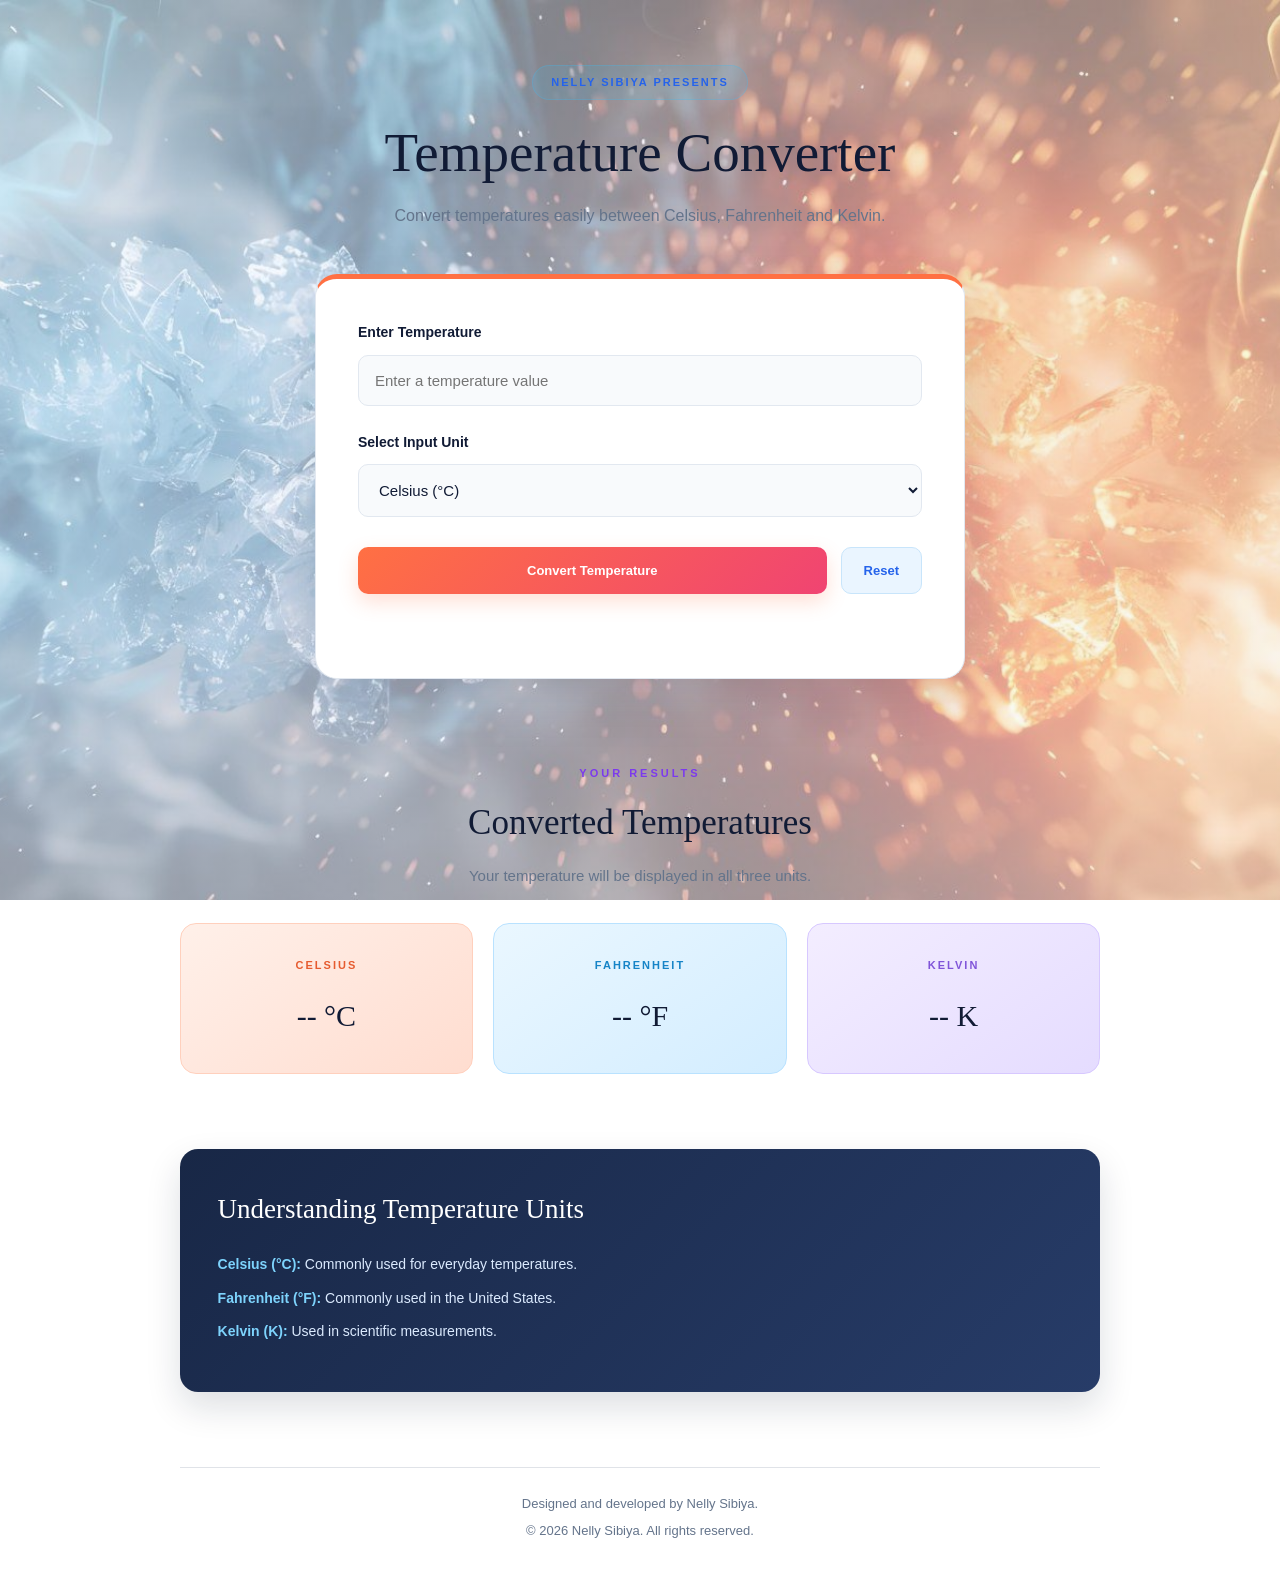
<file: WebDev-L1-TemperatureConverter/index.html>
<!DOCTYPE html>
<html lang="en">

<head>
    <meta charset="UTF-8">
    <meta name="viewport" content="width=device-width, initial-scale=1.0">

    <meta name="description" content="A simple and responsive temperature converter for Celsius, Fahrenheit and Kelvin.">

    <title>Temperature Converter | Nelly Sibiya</title>

    <!-- External CSS stylesheet -->
    <link rel="stylesheet" href="style.css">

    <!-- JavaScript file -->
    <script src="script.js" defer></script>
</head>

<body>

    <!-- Main Container -->
    <main class="converter-container">

        <!-- Header -->
        <header class="page-header">

            <p class="intro-tag">NELLY SIBIYA PRESENTS</p>

            <h1>Temperature Converter</h1>

            <p class="subtitle">
                Convert temperatures easily between Celsius,
                Fahrenheit and Kelvin.
            </p>

        </header>


        <!-- Converter Form -->
        <section class="converter-card">

            <form id="converterForm" novalidate>

                <!-- Temperature Input -->
                <div class="form-group">

                    <label for="temperature">
                        Enter Temperature
                    </label>

                    <input
                        type="number"
                        id="temperature"
                        name="temperature"
                        placeholder="Enter a temperature value"
                        step="any"
                        required
                    >

                </div>


                <!-- Input Unit Selector -->
                <div class="form-group">

                    <label for="unit">
                        Select Input Unit
                    </label>

                    <select id="unit" name="unit" required>

                        <option value="celsius">
                            Celsius (°C)
                        </option>

                        <option value="fahrenheit">
                            Fahrenheit (°F)
                        </option>

                        <option value="kelvin">
                            Kelvin (K)
                        </option>

                    </select>

                </div>


                <!-- Action Buttons -->
                <div class="button-group">

                    <button type="submit" class="convert-button">
                        Convert Temperature
                    </button>

                    <button type="reset" class="reset-button" id="resetButton">
                        Reset
                    </button>

                </div>

                <!-- Validation and Error Messages -->
                <p id="errorMessage" class="error-message"
                   role="alert" aria-live="polite"></p>

            </form>

        </section>


        <!-- Conversion Results -->
        <section class="results-section" aria-live="polite">

            <div class="section-heading">

                <p class="section-tag">YOUR RESULTS</p>

                <h2>Converted Temperatures</h2>

                <p>
                    Your temperature will be displayed in all three units.
                </p>

            </div>


            <div class="results-grid">

                <!-- Celsius Result -->
                <article class="result-card">

                    <p class="unit-label">CELSIUS</p>

                    <h3 id="celsiusResult">-- °C</h3>

                </article>


                <!-- Fahrenheit Result -->
                <article class="result-card">

                    <p class="unit-label">FAHRENHEIT</p>

                    <h3 id="fahrenheitResult">-- °F</h3>

                </article>


                <!-- Kelvin Result -->
                <article class="result-card">

                    <p class="unit-label">KELVIN</p>

                    <h3 id="kelvinResult">-- K</h3>

                </article>

            </div>

        </section>


        <!-- Information Section -->
        <section class="information-section">

            <h2>Understanding Temperature Units</h2>

            <p>
                <strong>Celsius (°C):</strong>
                Commonly used for everyday temperatures.
            </p>

            <p>
                <strong>Fahrenheit (°F):</strong>
                Commonly used in the United States.
            </p>

            <p>
                <strong>Kelvin (K):</strong>
                Used in scientific measurements.
            </p>

        </section>


        <!-- Footer -->
        <footer class="footer">

            <p>
                Designed and developed by Nelly Sibiya.
            </p>

            <p>
                &copy; 2026 Nelly Sibiya. All rights reserved.
            </p>

        </footer>

    </main>

</body>
</html>
</file>
<file: WebDev-L1-TemperatureConverter/style.css>
/* ==========================================
   NELLY SIBIYA - TEMPERATURE SPECTRUM
   Modern Temperature Converter
========================================== */


/* 1. GENERAL SETTINGS */

* {
    margin: 0;
    padding: 0;
    box-sizing: border-box;
}

html {
    scroll-behavior: smooth;
}

body {
    font-family: Arial, Helvetica, sans-serif;

    background:
        linear-gradient(
            rgba(238, 245, 255, 0.48),
            rgba(248, 245, 255, 0.58)
        ),
        url("images/background.jpg");

    background-size: cover;
    background-position: center;
    background-repeat: no-repeat;
    background-attachment: fixed;

    color: #18233d;
    line-height: 1.7;
    min-height: 100vh;
}
:root {
    --navy: #111b35;
    --orange: #ff7043;
    --coral: #ff9273;
    --blue: #38bdf8;
    --purple: #a78bfa;
    --white: #ffffff;
    --text: #64748b;
    --border: #e2e8f0;
}


/* 2. MAIN CONTAINER */

.converter-container {
    width: 100%;
    max-width: 1100px;
    margin: auto;
    padding: 65px 7% 30px;
}


/* 3. HEADER */

.page-header {
    text-align: center;
    margin-bottom: 45px;
}

.intro-tag {
    display: inline-block;
    color: #2563eb;
    background: rgba(56, 189, 248, 0.13);
    border: 1px solid rgba(56, 189, 248, 0.25);
    border-radius: 30px;
    padding: 7px 18px;
    font-size: 11px;
    font-weight: bold;
    letter-spacing: 2px;
    margin-bottom: 20px;
}

.page-header h1 {
    font-family: Georgia, serif;
    font-size: clamp(35px, 5vw, 55px);
    font-weight: normal;
    color: var(--navy);
    line-height: 1.2;
    margin-bottom: 16px;
}

.subtitle {
    max-width: 600px;
    margin: auto;
    color: var(--text);
    font-size: 16px;
}


/* 4. CONVERTER CARD */

.converter-card {
    position: relative;
    max-width: 650px;
    margin: auto;
    padding: 42px;
    background: var(--white);
    border-radius: 22px;
    border: 1px solid var(--border);
    border-top: 5px solid var(--orange);
    box-shadow: 0 20px 55px rgba(17, 27, 53, 0.10);
}


/* 5. FORM ELEMENTS */

.form-group {
    margin-bottom: 25px;
}

.form-group label {
    display: block;
    color: var(--navy);
    font-size: 14px;
    font-weight: bold;
    margin-bottom: 10px;
}

.form-group input,
.form-group select {
    width: 100%;
    padding: 16px;
    border: 1px solid var(--border);
    border-radius: 10px;
    background-color: #f8fafc;
    color: var(--navy);
    font-size: 15px;
    font-family: inherit;
    outline: none;
    transition: border-color 0.3s ease,
                box-shadow 0.3s ease;
}

.form-group input:focus,
.form-group select:focus {
    border-color: var(--blue);
    box-shadow: 0 0 0 4px rgba(56, 189, 248, 0.16);
}


/* 6. BUTTONS */

.button-group {
    display: flex;
    gap: 14px;
    margin-top: 30px;
}

.convert-button,
.reset-button {
    padding: 15px 22px;
    font-size: 13px;
    font-weight: bold;
    font-family: inherit;
    border: none;
    border-radius: 10px;
    cursor: pointer;
    transition: transform 0.3s ease,
                box-shadow 0.3s ease,
                background 0.3s ease;
}

.convert-button {
    flex: 1;
    color: var(--white);
    background: linear-gradient(135deg, #ff7043, #f04472);
    box-shadow: 0 8px 20px rgba(255, 112, 67, 0.22);
}

.convert-button:hover {
    transform: translateY(-3px);
    box-shadow: 0 12px 25px rgba(255, 112, 67, 0.32);
}

.reset-button {
    color: #2563eb;
    background: #eaf5ff;
    border: 1px solid #c8e5fb;
}

.reset-button:hover {
    background: #d8edff;
    transform: translateY(-3px);
}

.convert-button:focus-visible,
.reset-button:focus-visible {
    outline: 3px solid var(--blue);
    outline-offset: 3px;
}


/* 7. ERROR MESSAGE */

.error-message {
    min-height: 24px;
    margin-top: 18px;
    color: #dc2626;
    font-size: 14px;
    font-weight: bold;
}


/* 8. RESULTS SECTION */

.results-section {
    margin-top: 85px;
}

.section-heading {
    text-align: center;
    margin-bottom: 35px;
}

.section-tag {
    color: #7c3aed;
    font-size: 11px;
    font-weight: bold;
    letter-spacing: 3px;
    margin-bottom: 10px;
}

.section-heading h2 {
    font-family: Georgia, serif;
    color: var(--navy);
    font-size: 35px;
    font-weight: normal;
    margin-bottom: 10px;
}

.section-heading > p:last-child {
    color: var(--text);
    font-size: 15px;
}


/* 9. RESULT CARDS */

.results-grid {
    display: grid;
    grid-template-columns: repeat(3, 1fr);
    gap: 20px;
}

.result-card {
    padding: 32px 15px;
    border-radius: 16px;
    text-align: center;
    transition: transform 0.3s ease,
                box-shadow 0.3s ease;
}

.result-card:hover {
    transform: translateY(-6px);
    box-shadow: 0 14px 30px rgba(17, 27, 53, 0.10);
}

/* Celsius - Warm Orange */

.result-card:nth-child(1) {
    background: linear-gradient(145deg, #fff0e9, #ffddd0);
    border: 1px solid #ffd0bd;
}

.result-card:nth-child(1) .unit-label {
    color: #e65b2f;
}

/* Fahrenheit - Cool Blue */

.result-card:nth-child(2) {
    background: linear-gradient(145deg, #eaf7ff, #d3edff);
    border: 1px solid #b9e2ff;
}

.result-card:nth-child(2) .unit-label {
    color: #1684c7;
}

/* Kelvin - Purple */

.result-card:nth-child(3) {
    background: linear-gradient(145deg, #f3edff, #e5dcff);
    border: 1px solid #d7c8ff;
}

.result-card:nth-child(3) .unit-label {
    color: #8055d9;
}

.unit-label {
    font-size: 11px;
    font-weight: bold;
    letter-spacing: 2px;
    margin-bottom: 15px;
}

.result-card h3 {
    font-family: Georgia, serif;
    font-size: clamp(22px, 3vw, 30px);
    font-weight: normal;
    color: var(--navy);
    overflow-wrap: anywhere;
}


/* 10. INFORMATION SECTION */

.information-section {
    margin-top: 75px;
    padding: 38px;
    background: linear-gradient(135deg, #182746, #273c68);
    border-radius: 18px;
    color: var(--white);
    box-shadow: 0 15px 35px rgba(17, 27, 53, 0.14);
}

.information-section h2 {
    font-family: Georgia, serif;
    font-size: 27px;
    font-weight: normal;
    color: var(--white);
    margin-bottom: 20px;
}

.information-section p {
    color: #dbeafe;
    font-size: 14px;
    margin-bottom: 10px;
}

.information-section strong {
    color: #7dd3fc;
}


/* 11. FOOTER */

.footer {
    margin-top: 75px;
    padding-top: 25px;
    border-top: 1px solid rgba(100, 116, 139, 0.2);
    text-align: center;
}

.footer p {
    color: var(--text);
    font-size: 13px;
    margin-bottom: 5px;
}


/* 12. TABLET RESPONSIVENESS */

@media (max-width: 768px) {

    .converter-container {
        padding: 50px 5% 25px;
    }

    .converter-card {
        padding: 32px;
    }

    .results-grid {
        gap: 12px;
    }

    .result-card {
        padding: 26px 10px;
    }

}


/* 13. MOBILE RESPONSIVENESS */

@media (max-width: 600px) {

    .converter-container {
        padding: 40px 5% 20px;
    }

    .page-header {
        margin-bottom: 35px;
    }

    .page-header h1 {
        font-size: 35px;
    }

    .subtitle {
        font-size: 14px;
    }

    .converter-card {
        padding: 25px 20px;
    }

    .button-group {
        flex-direction: column;
    }

    .convert-button,
    .reset-button {
        width: 100%;
    }

    .results-section {
        margin-top: 60px;
    }

    .section-heading h2 {
        font-size: 28px;
    }

    .results-grid {
        grid-template-columns: 1fr;
        gap: 15px;
    }

    .result-card {
        padding: 25px 15px;
    }

    .information-section {
        padding: 27px 22px;
        margin-top: 55px;
    }

    .information-section h2 {
        font-size: 23px;
    }

    .footer {
        margin-top: 55px;
    }

}


/* 14. SMALL MOBILE PHONES */

@media (max-width: 380px) {

    .page-header h1 {
        font-size: 30px;
    }

    .converter-card {
        padding: 20px 15px;
    }

    .form-group input,
    .form-group select {
        font-size: 14px;
        padding: 13px;
    }

}


/* 15. REDUCED MOTION ACCESSIBILITY */

@media (prefers-reduced-motion: reduce) {

    html {
        scroll-behavior: auto;
    }

    *,
    *::before,
    *::after {
        transition-duration: 0.01ms !important;
        animation-duration: 0.01ms !important;
    }

}
@media (max-width: 600px) {
    body {
        background-attachment: scroll;
    }
}
</file>
